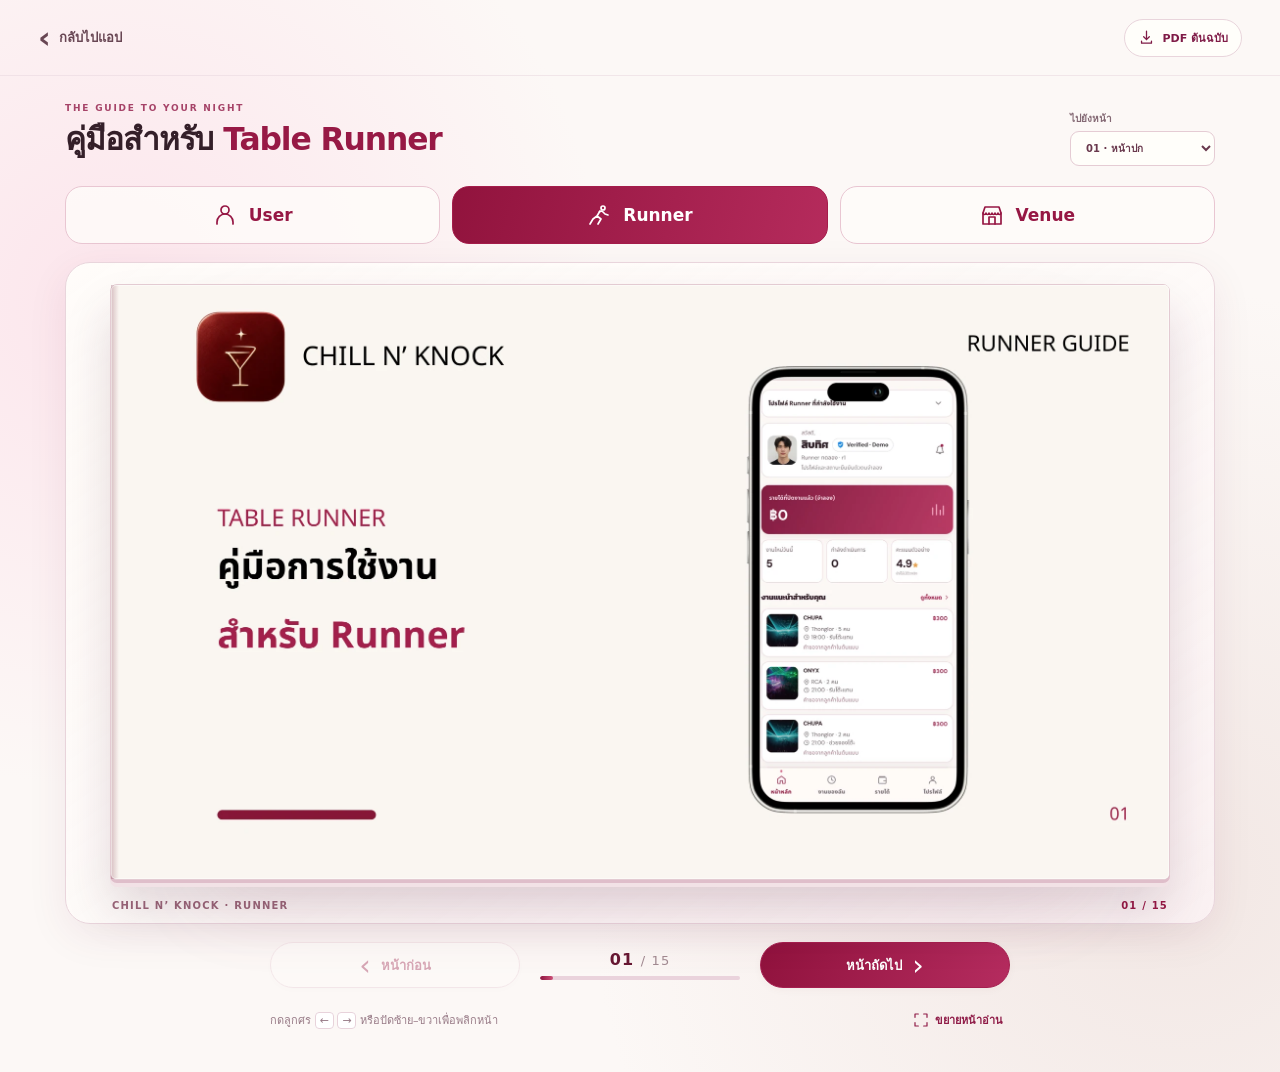
<file: docs/runner-guide.html>
<!doctype html>
<html lang="th">
<head>
  <meta charset="utf-8">
  <meta name="viewport" content="width=device-width, initial-scale=1, viewport-fit=cover">
  <meta name="theme-color" content="#fcf8f6">
  <meta name="description" content="คู่มือ Table Runner CHILL N’ KNOCK แบบพลิกหน้า 15 หน้า จากคู่มือ PDF ฉบับจริง">
  <title>Runner Guide · CHILL N’ KNOCK</title>
  <link rel="stylesheet" href="runner-guide.css">
</head>
<body data-guide-role="runner">
  <div class="reader-app">
    <header class="topbar">
      <a class="back-link" href="#" onclick="window.close(); return false;" aria-label="กลับไป CHILL N’ KNOCK">
        <span class="back-arrow" aria-hidden="true">‹</span><span>กลับไปแอป</span>
      </a>
      <a id="pdfLink" class="pdf-link" href="runner-guide-original.pdf" hidden target="_blank" rel="noopener" title="เปิดคู่มือ PDF ต้นฉบับ">
        <svg viewBox="0 0 24 24" width="17" height="17" fill="none" stroke="currentColor" stroke-width="1.8" stroke-linecap="round" stroke-linejoin="round" aria-hidden="true"><path d="M12 3v12m-4-4 4 4 4-4M5 17v3h14v-3"/></svg>
        <span>PDF ต้นฉบับ</span>
      </a>
    </header>

    <main class="main">
      <div class="heading">
        <div class="heading-left">
          <p class="eyebrow">THE GUIDE TO YOUR NIGHT</p>
          <h1>คู่มือสำหรับ <em>Table Runner</em></h1>
        </div>
        <label class="jump-label" for="pageJump"><span>ไปยังหน้า</span><select id="pageJump" aria-label="เลือกหน้าคู่มือ"></select></label>
      </div>

      <nav class="cnk-guide-role-tabs" aria-label="เลือกคู่มือบทบาท">
        <a class="cnk-guide-role-tab" href="guest-guide.html" onclick="location.replace(this.href);return false;"><svg viewBox="0 0 24 24" aria-hidden="true"><circle cx="12" cy="7" r="4"/><path d="M4 21v-2a8 8 0 0 1 16 0v2"/></svg><span>User</span></a>
        <a class="cnk-guide-role-tab" href="runner-guide.html" aria-current="page" onclick="location.replace(this.href);return false;"><svg viewBox="0 0 24 24" aria-hidden="true"><circle cx="16" cy="5" r="2"/><path d="m12 9 3-1 3 3 3 1M13 8l-3 5 4 3-3 5M10 13l-4 3-3 5"/></svg><span>Runner</span></a>
        <a class="cnk-guide-role-tab" href="venue-guide.html" onclick="location.replace(this.href);return false;"><svg viewBox="0 0 24 24" aria-hidden="true"><path d="M3 10 5 4h14l2 6v11H3V10Z"/><path d="M3 10c0 2 3 2 3 0 0 2 3 2 3 0 0 2 3 2 3 0 0 2 3 2 3 0 0 2 3 2 3 0 0 2 3 2 3 0"/><path d="M9 21v-7h6v7"/></svg><span>Venue</span></a>
      </nav>

      <section class="reader-area" aria-label="คู่มือ Runner แบบพลิกหน้า">
        <div class="book-ambience" aria-hidden="true"></div>
        <div class="book-wrapper">
          <div id="book" class="book" tabindex="0" role="group" aria-label="หน้าคู่มือ คลิกด้านซ้ายหรือขวาเพื่อพลิกหน้า หรือใช้ปุ่มลูกศร">
            <img id="currentPage" class="current-page" src="runner-pages/page-01.webp" alt="คู่มือ Runner หน้า 1 จาก 15" draggable="false">
            <div id="turnLayer" class="turn-layer" hidden aria-hidden="true">
              <img id="underPage" class="under-page" alt="" draggable="false">
              <div class="static-half" id="staticHalf"><img id="staticImage" alt="" draggable="false"></div>
              <div id="flippingHalf" class="flipping-half">
                <div class="leaf-face leaf-front"><img id="frontImage" alt="" draggable="false"><span class="leaf-shade"></span></div>
                <div class="leaf-face leaf-back"><img id="backImage" alt="" draggable="false"><span class="leaf-shade"></span></div>
              </div>
            </div>
            <div id="guideEmpty" class="guide-empty" hidden>
              <div class="empty-icon" aria-hidden="true">▤</div>
              <h2 id="emptyTitle">กำลังเตรียมคู่มือ</h2>
              <p id="emptyDescription">กรุณาเพิ่มภาพหน้าคู่มือ</p>
            </div>
            <span class="paper-gloss" aria-hidden="true"></span>
            <div class="book-click-areas" aria-hidden="true"><div class="click-left" data-dir="prev"></div><div class="click-right" data-dir="next"></div></div>
          </div>
        </div>
        <div class="below-book"><span>CHILL N’ KNOCK · RUNNER</span><span class="paper-page" id="paperCount">01 / 15</span></div>
      </section>

      <nav class="control-panel" aria-label="ควบคุมการพลิกหน้า">
        <button type="button" class="nav-btn previous" id="prevPage" disabled><span aria-hidden="true">‹</span> หน้าก่อน</button>
        <div class="center-controls">
          <span id="pageIndicator" class="page-indicator" aria-live="polite">01 <span>/ 15</span></span>
          <div class="progress-track" role="progressbar" id="progressTrack" aria-valuemin="1" aria-valuemax="15" aria-valuenow="1" aria-label="ความคืบหน้าคู่มือ"><div id="progressBar"></div></div>
        </div>
        <button type="button" class="nav-btn next" id="nextPage">หน้าถัดไป <span aria-hidden="true">›</span></button>
      </nav>

      <div class="reader-footer">
        <p>กดลูกศร <kbd>←</kbd> <kbd>→</kbd> หรือปัดซ้าย–ขวาเพื่อพลิกหน้า</p>
        <button type="button" class="zoom-button" id="openZoom" aria-label="ขยายหน้าคู่มือปัจจุบัน">
          <svg viewBox="0 0 24 24" width="16" height="16" fill="none" stroke="currentColor" stroke-width="1.8" stroke-linecap="round" stroke-linejoin="round" aria-hidden="true"><path d="M8 3H3v5m13-5h5v5M3 16v5h5m13-5v5h-5"/></svg> ขยายหน้าอ่าน
        </button>
      </div>
    </main>
  </div>

  <dialog id="zoomDialog" class="zoom-dialog" aria-label="ขยายอ่านหน้าคู่มือ">
    <div class="zoom-toolbar"><strong id="zoomTitle">Runner Guide · หน้า 01</strong><div><button type="button" id="toggleZoom">ขยาย 2×</button><button type="button" class="zoom-close" id="closeZoom" aria-label="ปิด">✕</button></div></div>
    <div class="zoom-scroll"><img id="zoomImg" src="runner-pages/page-01.webp" alt="หน้าคู่มือแบบขยาย"></div>
  </dialog>
  <script src="runner-guide.js" defer></script>
</body>
</html>
</file>
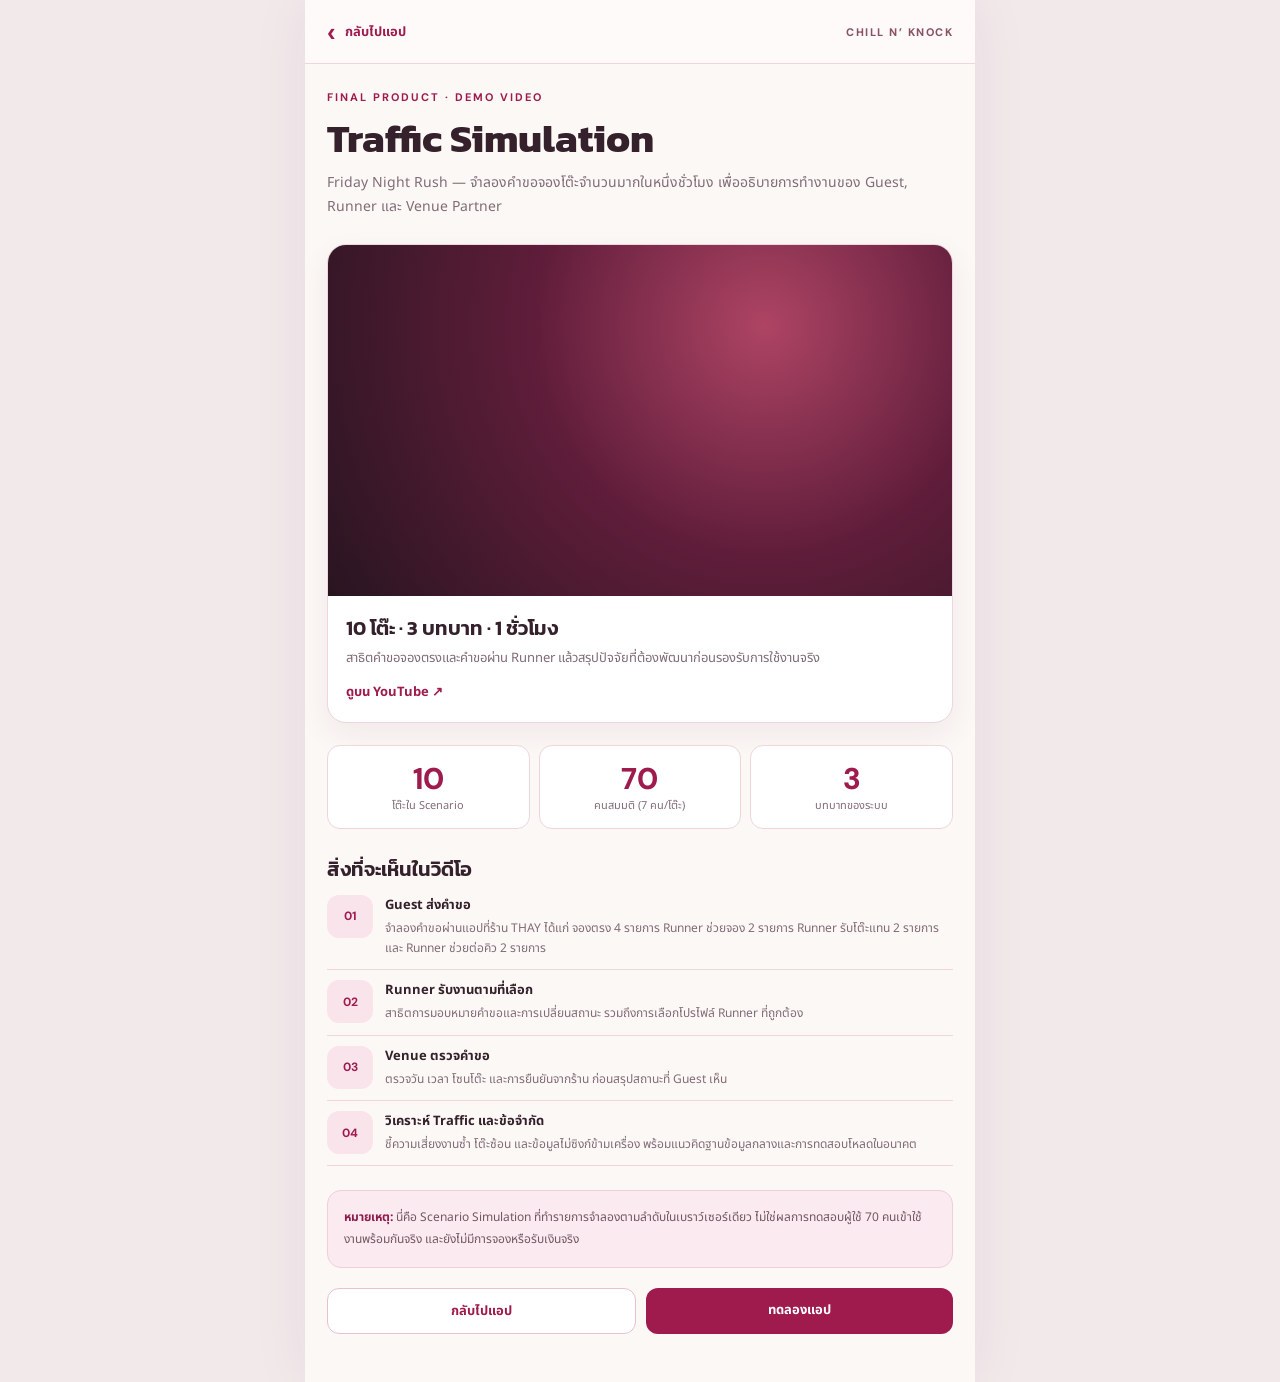
<file: docs/traffic-video.html>
<!DOCTYPE html>
<html lang="th">
<head>
  <meta charset="UTF-8">
  <meta name="viewport" content="width=device-width,initial-scale=1">
  <meta name="theme-color" content="#FCF8F6">
  <meta name="description" content="CHILL N’ KNOCK — Traffic Simulation Video: Friday Night Rush">
  <title>Traffic Simulation | CHILL N’ KNOCK</title>
  <link rel="preconnect" href="https://fonts.googleapis.com">
  <link rel="preconnect" href="https://fonts.gstatic.com" crossorigin>
  <link href="https://fonts.googleapis.com/css2?family=Kanit:wght@400;500;600;700;800&family=Noto+Sans+Thai:wght@400;500;600;700&family=DM+Sans:wght@500;700;800&display=swap" rel="stylesheet">
  <style>
    :root{--ink:#35212b;--rose:#9f1b4e;--rose2:#bc3a69;--muted:#816c78;--line:#eed5de;--bg:#fcf8f6}
    *{box-sizing:border-box}
    body{margin:0;background:#f2e9eb;color:var(--ink);font-family:'Noto Sans Thai',sans-serif}
    .shell{max-width:670px;min-height:100vh;margin:0 auto;background:var(--bg);box-shadow:0 0 55px #50213910}
    header{height:64px;border-bottom:1px solid var(--line);padding:0 22px;display:flex;align-items:center;justify-content:space-between;gap:12px;background:#fffafa}
    .back{text-decoration:none;color:var(--rose);font-size:13px;font-weight:700;display:flex;align-items:center;gap:9px}
    .back span{font-family:Arial,sans-serif;font-size:26px;line-height:1}
    header .brand{font:800 11px 'DM Sans',sans-serif;letter-spacing:1.5px;color:#8a5267}
    main{padding:26px 22px 48px}
    .eyebrow{font:700 11px 'DM Sans',sans-serif;letter-spacing:2px;color:var(--rose)}
    h1{font:700 clamp(28px,6vw,40px)/1.3 Kanit,sans-serif;margin:8px 0 7px}
    .sub{color:var(--muted);font-size:14px;line-height:1.7;margin:0 0 25px}
    .player-panel{overflow:hidden;border-radius:19px;border:1px solid var(--line);background:white;box-shadow:0 12px 32px #43172a10}
    .player{aspect-ratio:16/9;background:radial-gradient(circle at 70% 23%,#ae4464 0,#5f1d3a 45%,#281520 100%);display:grid;place-items:center;overflow:hidden}
    .player iframe,.player video{display:block;width:100%;height:100%;border:0}
    .placeholder{text-align:center;color:white;padding:24px}
    .placeholder .play{width:76px;height:76px;border:1px solid #fff7;border-radius:50%;display:grid;place-items:center;margin:0 auto 15px;background:#ffffff19;font-size:29px}
    .placeholder strong{display:block;font:700 21px 'Kanit',sans-serif}
    .placeholder span{display:block;font:500 12px 'DM Sans',sans-serif;color:#f6d6e0;margin-top:5px;letter-spacing:.4px}
    .player-info{padding:17px 18px 19px}
    .player-info h2{font:600 20px Kanit,sans-serif;margin:0 0 5px}
    .player-info p{font-size:13px;color:var(--muted);line-height:1.65;margin:0 0 8px}
    .external{display:inline-flex;color:var(--rose);font-size:13px;font-weight:700;text-decoration:none;margin-top:5px}
    .external[hidden]{display:none}
    .stats{display:grid;grid-template-columns:repeat(3,minmax(0,1fr));gap:9px;margin:22px 0}
    .stat{border:1px solid var(--line);border-radius:13px;background:#fff;padding:13px 5px;text-align:center}
    .stat strong{display:block;font:800 30px 'DM Sans',sans-serif;color:var(--rose)}
    .stat span{display:block;font-size:11px;color:var(--muted);line-height:1.5}
    .section-title{font:600 20px Kanit,sans-serif;margin:25px 0 11px}
    .flow{display:grid;gap:10px}
    .flow-item{display:grid;grid-template-columns:46px 1fr;gap:12px;align-items:start;border-bottom:1px solid var(--line);padding-bottom:11px}
    .flow-item .num{background:#fae4ec;border-radius:12px;color:var(--rose);font:700 12px 'DM Sans',sans-serif;min-height:43px;display:grid;place-items:center}
    .flow-item strong{display:block;font-size:13px;margin:0 0 3px}
    .flow-item p{color:var(--muted);font-size:12px;line-height:1.7;margin:0}
    .notice{background:#fbeaf0;border:1px solid #efcfda;border-radius:14px;padding:16px;margin-top:24px;font-size:12px;line-height:1.8;color:#735763}
    .notice strong{color:#921d4d}
    .bottom-links{display:flex;gap:10px;flex-wrap:wrap;margin-top:20px}
    .btn{flex:1;min-width:180px;text-align:center;padding:12px 14px;border-radius:12px;font-size:13px;font-weight:700;text-decoration:none;background:var(--rose);color:white}
    .btn.secondary{background:white;color:var(--rose);border:1px solid #eabfcf}
    @media(max-width:400px){main{padding:20px 15px 32px}.stats{gap:6px}.stat strong{font-size:25px}.stat span{font-size:10px}}
  </style>
</head>
<body>
<div class="shell">
  <header><a class="back" href="#" onclick="window.close(); return false;"><span aria-hidden="true">‹</span> กลับไปแอป</a><div class="brand">CHILL N’ KNOCK</div></header>
  <main>
    <div class="eyebrow">FINAL PRODUCT · DEMO VIDEO</div>
    <h1>Traffic Simulation</h1>
    <p class="sub">Friday Night Rush — จำลองคำขอจองโต๊ะจำนวนมากในหนึ่งชั่วโมง เพื่ออธิบายการทำงานของ Guest, Runner และ Venue Partner</p>
    <section class="player-panel" aria-label="วิดีโอสาธิต Traffic">
      <div id="player" class="player">
        <div class="placeholder"><div class="play" aria-hidden="true">▶</div><strong>Friday Night Rush</strong><span>VIDEO COMING SOON</span></div>
      </div>
      <div class="player-info">
        <h2>10 โต๊ะ · 3 บทบาท · 1 ชั่วโมง</h2>
        <p>สาธิตคำขอจองตรงและคำขอผ่าน Runner แล้วสรุปปัจจัยที่ต้องพัฒนาก่อนรองรับการใช้งานจริง</p>
        <a id="watchOnYoutube" class="external" hidden target="_blank" rel="noopener noreferrer">ดูบน YouTube ↗</a>
      </div>
    </section>
    <div class="stats" aria-label="ตัวเลขสถานการณ์จำลอง">
      <div class="stat"><strong>10</strong><span>โต๊ะใน Scenario</span></div>
      <div class="stat"><strong>70</strong><span>คนสมมติ (7 คน/โต๊ะ)</span></div>
      <div class="stat"><strong>3</strong><span>บทบาทของระบบ</span></div>
    </div>
    <h2 class="section-title">สิ่งที่จะเห็นในวิดีโอ</h2>
    <div class="flow">
      <div class="flow-item"><span class="num">01</span><div><strong>Guest ส่งคำขอ</strong><p>จำลองคำขอผ่านแอปที่ร้าน THAY ได้แก่ จองตรง 4 รายการ Runner ช่วยจอง 2 รายการ Runner รับโต๊ะแทน 2 รายการ และ Runner ช่วยต่อคิว 2 รายการ</p></div></div>
      <div class="flow-item"><span class="num">02</span><div><strong>Runner รับงานตามที่เลือก</strong><p>สาธิตการมอบหมายคำขอและการเปลี่ยนสถานะ รวมถึงการเลือกโปรไฟล์ Runner ที่ถูกต้อง</p></div></div>
      <div class="flow-item"><span class="num">03</span><div><strong>Venue ตรวจคำขอ</strong><p>ตรวจวัน เวลา โซนโต๊ะ และการยืนยันจากร้าน ก่อนสรุปสถานะที่ Guest เห็น</p></div></div>
      <div class="flow-item"><span class="num">04</span><div><strong>วิเคราะห์ Traffic และข้อจำกัด</strong><p>ชี้ความเสี่ยงงานซ้ำ โต๊ะซ้อน และข้อมูลไม่ซิงก์ข้ามเครื่อง พร้อมแนวคิดฐานข้อมูลกลางและการทดสอบโหลดในอนาคต</p></div></div>
    </div>
    <aside class="notice"><strong>หมายเหตุ:</strong> นี่คือ Scenario Simulation ที่ทำรายการจำลองตามลำดับในเบราว์เซอร์เดียว ไม่ใช่ผลการทดสอบผู้ใช้ 70 คนเข้าใช้งานพร้อมกันจริง และยังไม่มีการจองหรือรับเงินจริง</aside>
    <div class="bottom-links">
<a class="btn secondary" href="#" onclick="window.close(); return false;">กลับไปแอป</a><a class="btn" href="../index.html">ทดลองแอป</a></div>
  </main>
</div>
<script>
  // วาง YouTube Video ID 11 ตัวอักษรเมื่อพร้อม หรือเพิ่มไฟล์ traffic-final.mp4 ไว้ในโฟลเดอร์ docs
  // หากยังไม่มีวิดีโอ จะแสดงข้อความ VIDEO COMING SOON โดยไม่ลิงก์เสีย
  const TRAFFIC_YOUTUBE_ID = 'FYohPRmk7gk';
  const id = TRAFFIC_YOUTUBE_ID.trim();
  if (/^[A-Za-z0-9_-]{11}$/.test(id)) {
    const iframe = document.createElement('iframe');
    iframe.src = 'https://www.youtube-nocookie.com/embed/' + encodeURIComponent(id);
    iframe.title = 'CHILL N’ KNOCK Traffic Simulation — Friday Night Rush';
    iframe.loading = 'lazy';
    iframe.allow = 'accelerometer; encrypted-media; gyroscope; picture-in-picture; fullscreen';
    iframe.allowFullscreen = true;
    const player = document.getElementById('player');
    player.replaceChildren(iframe);
    const link = document.getElementById('watchOnYoutube');
    link.href = 'https://www.youtube.com/watch?v=' + encodeURIComponent(id);
    link.hidden = false;
  } else {
    // Local video path is optional. A missing file remains an honest placeholder.
    fetch('traffic-final.mp4', {method:'HEAD', cache:'no-store'}).then(response => {
      const type=(response.headers.get('content-type')||'').toLowerCase();
      if (!response.ok || type.includes('text/html')) return;
      const video=document.createElement('video');
      video.src='traffic-final.mp4';
      video.controls=true;
      video.preload='metadata';
      video.playsInline=true;
      video.setAttribute('aria-label','วิดีโอ Traffic Simulation');
      document.getElementById('player').replaceChildren(video);
    }).catch(()=>{});
  }
</script>
</body>
</html>
</file>
<file: docs/runner-guide.css>
/* CHILL N’ KNOCK · Runner Flipbook · isolated styles, no app CSS modified */
:root{--paper:#fffdfb;--cream:#fcf8f6;--berry:#971945;--berry-dark:#6f1035;--ink:#341f29;--muted:#86727b;--line:#ead9df;--shadow:0 28px 75px rgba(91,33,57,.13)}
*{box-sizing:border-box}html,body{margin:0;min-height:100%;font-family:'Noto Sans Thai','Th Sarabun New',system-ui,-apple-system,BlinkMacSystemFont,'Segoe UI',sans-serif;color:var(--ink)}
body{background:radial-gradient(circle at 9% 28%,#fce5ec 0,transparent 35%),radial-gradient(circle at 92% 82%,#f2e7e4 0,transparent 40%),#fcf8f6}
button,select{font:inherit}button{cursor:pointer}button:disabled{cursor:default}a{color:inherit}
.reader-app{min-height:100dvh}
.topbar{height:76px;max-width:1400px;margin:auto;padding:0 38px;display:grid;display:flex;justify-content:space-between;align-items:center;border-bottom:1px solid #e9d8de86}
.back-link{justify-self:start;display:inline-flex;align-items:center;gap:8px;text-decoration:none;color:#684653;font-size:13px;font-weight:600;white-space:nowrap}.back-link:hover{color:var(--berry)}.back-arrow{font-size:31px;line-height:1}

.pdf-link{justify-self:end;display:flex;align-items:center;gap:7px;border:1px solid #e9d5dc;background:#fffefa;padding:9px 13px;border-radius:999px;font-size:11px;font-weight:650;text-decoration:none;color:#7f1b47;transition:background .2s}.pdf-link:hover{background:#fce7ec}
.main{max-width:1300px;margin:0 auto;padding:27px 32px 36px}.heading{max-width:1150px;margin:0 auto 20px;display:flex;justify-content:space-between;gap:20px;align-items:end}.eyebrow{color:#a64368;letter-spacing:.2em;font-weight:800;font-size:9px;margin:0 0 7px}.heading h1{font-size:clamp(22px,2.45vw,36px);letter-spacing:-.035em;line-height:1.25;margin:0 0 7px;font-weight:800}.heading h1 em{font-style:normal;color:var(--berry)}.subtitle{font-size:12px;color:var(--muted);margin:0}.jump-label{display:grid;gap:5px;min-width:120px;font-size:10px;color:#846974;font-weight:600}.jump-label select{color:#69384d;background:#fffefa;border:1px solid #e5ccd4;border-radius:9px;padding:10px 26px 10px 11px;min-width:145px;max-width:230px;cursor:pointer}
.reader-area{max-width:1150px;margin:0 auto;position:relative;padding:20px 18px 12px;border:1px solid #e9d5dc;border-radius:25px;background:linear-gradient(145deg,#fffefaef,#fff6f9b0);box-shadow:0 12px 42px #6b214013;isolation:isolate}.book-ambience{position:absolute;inset:12% 12% 4%;background:#b75a7b;filter:blur(44px);opacity:.11;z-index:-1}.book-wrapper{max-width:1060px;margin:0 auto;padding:1px 0 10px;perspective:2300px}.book{position:relative;width:100%;aspect-ratio:16/9;border:1px solid #e3cbd2;border-radius:7px;background:#fffefa;box-shadow:0 3px 0 #dfbeca,0 7px 0 #f2e2e6,0 29px 48px #4b193327;outline:none;user-select:none;-webkit-user-select:none;touch-action:pan-y;transform-style:preserve-3d}.book:focus-visible{outline:3px solid #e4a0b9;outline-offset:5px}
.current-page,.under-page{position:absolute;inset:0;width:100%;height:100%;object-fit:fill;display:block;border-radius:5px;pointer-events:none;user-select:none}.book::before{content:"";position:absolute;left:0;top:0;bottom:0;width:8px;background:linear-gradient(90deg,#6f14303d,transparent);z-index:3;pointer-events:none}.paper-gloss{position:absolute;inset:0;pointer-events:none;z-index:8;border-radius:5px;box-shadow:inset 0 0 0 1px #ffffff77}
.book-click-areas{position:absolute;inset:0;display:flex;z-index:12}.book-click-areas>div{width:50%;height:100%;cursor:pointer}.book-click-areas>div:first-child{cursor:w-resize}.book-click-areas>div:last-child{cursor:e-resize}
.turn-layer{position:absolute;inset:0;z-index:6;perspective:2200px;transform-style:preserve-3d;pointer-events:none}.turn-layer[hidden]{display:none}.static-half{position:absolute;top:0;width:50%;height:100%;overflow:hidden}.static-half img,.leaf-face img{position:absolute;top:0;height:100%;width:200%;max-width:none;user-select:none;pointer-events:none}.flipping-half{position:absolute;top:0;width:50%;height:100%;transform-style:preserve-3d;will-change:transform;transition:transform 820ms cubic-bezier(.24,.72,.12,1)}.leaf-face{position:absolute;inset:0;overflow:hidden;backface-visibility:hidden;-webkit-backface-visibility:hidden;background:#fffaf7}.leaf-back{transform:rotateY(180deg)}.leaf-shade{position:absolute;inset:0;box-shadow:inset 0 0 25px #240c1c28;opacity:.23;transition:opacity .8s}.leaf-back .leaf-shade{opacity:.5}
.to-next .static-half{left:0}.to-next .static-half img{left:0}.to-next .flipping-half{left:50%;transform-origin:left center}.to-next .leaf-front img{left:-100%}.to-next .leaf-back img{left:0}.to-next.turning .flipping-half{transform:rotateY(-180deg)}
.to-prev .static-half{left:50%}.to-prev .static-half img{left:-100%}.to-prev .flipping-half{left:0;transform-origin:right center}.to-prev .leaf-front img{left:0}.to-prev .leaf-back img{left:-100%}.to-prev.turning .flipping-half{transform:rotateY(180deg)}
.below-book{max-width:1060px;margin:10px auto 0;display:flex;align-items:center;justify-content:space-between;padding:0 2px;color:#9a6679;letter-spacing:.12em;font-size:10px;font-weight:700}.paper-page{color:var(--berry);font-variant-numeric:tabular-nums}
.control-panel{max-width:740px;margin:18px auto 0;display:grid;grid-template-columns:minmax(130px,1fr) minmax(120px,200px) minmax(130px,1fr);gap:20px;align-items:center}.nav-btn{background:#fffdfb;color:var(--berry);border:1px solid #e5c9d3;display:flex;align-items:center;justify-content:center;gap:10px;border-radius:999px;min-height:46px;padding:8px 16px;font-size:13px;font-weight:750;box-shadow:0 2px 9px #6814360a;transition:transform .2s,background .2s}.nav-btn span{font-size:29px;font-weight:400;line-height:.65}.nav-btn:hover:not(:disabled){background:#fbe9ef;transform:translateY(-1px)}.nav-btn.next{background:linear-gradient(110deg,#90123d,#b52c5f);border-color:#a51f50;color:white}.nav-btn.next:hover:not(:disabled){background:linear-gradient(110deg,#7f1139,#a32152)}.nav-btn:disabled{opacity:.36}.center-controls{text-align:center}.page-indicator{font-size:16px;letter-spacing:.07em;font-weight:800;color:#671833;font-variant-numeric:tabular-nums}.page-indicator span{color:#a18a91;font-size:13px;font-weight:500}.progress-track{height:4px;margin:7px auto 0;background:#ead3dc;border-radius:9px;overflow:hidden}.progress-track div{width:6.666%;height:100%;background:linear-gradient(90deg,#8d153f,#cd4f77);border-radius:9px;transition:width .3s}.reader-footer{max-width:740px;margin:16px auto 0;display:flex;align-items:center;justify-content:space-between;gap:12px}.reader-footer p{margin:0;color:#987b87;font-size:11px}.reader-footer kbd{border:1px solid #e8d3db;border-radius:4px;padding:1px 4px;font:inherit;background:#fff}.zoom-button{border:0;background:transparent;color:#8f1b47;font-weight:750;font-size:11px;display:flex;align-items:center;gap:6px;padding:7px;white-space:nowrap}.zoom-button:hover{text-decoration:underline}
.zoom-dialog{width:min(98vw,1640px);max-width:none;max-height:96dvh;padding:0;border:1px solid #e2bac9;border-radius:16px;background:#fffdfb;box-shadow:0 28px 90px #24152166;color:var(--ink);overflow:hidden}.zoom-dialog::backdrop{background:#261521bf;backdrop-filter:blur(4px)}.zoom-toolbar{display:flex;align-items:center;justify-content:space-between;padding:11px 15px;border-bottom:1px solid var(--line);background:#fff9f9;gap:8px}.zoom-toolbar strong{font-size:13px}.zoom-toolbar>div{display:flex;gap:8px;align-items:center}.zoom-toolbar button{background:white;border:1px solid #e9cfd8;border-radius:8px;font-size:11px;padding:7px 10px;color:#8f204b}.zoom-toolbar .zoom-close{font-size:13px}.zoom-scroll{max-height:calc(96dvh - 52px);overflow:auto;text-align:center;background:#f7eff1}.zoom-scroll img{display:block;max-width:100%;width:100%;height:auto;margin:auto}.zoom-dialog.large .zoom-scroll img{max-width:none;width:max(1500px,160vw)}
@media(max-width:700px){.topbar{height:64px;padding:0 13px}.back-link{font-size:11px;gap:3px}.pdf-link{padding:7px 9px;font-size:10px;gap:0}.pdf-link span{display:none}.main{padding:21px 10px 26px}.heading{align-items:start;margin:0 9px 15px;gap:7px}.heading h1{font-size:22px}.subtitle{font-size:10px;max-width:300px;line-height:1.5}.jump-label{min-width:88px}.jump-label span{display:none}.jump-label select{min-width:92px;max-width:110px;padding:7px 7px;font-size:11px}.reader-area{padding:10px 7px 10px;border-radius:15px}.book-wrapper{padding-bottom:5px}.below-book{margin-top:9px;font-size:8px}.control-panel{margin:15px 4px 0;grid-template-columns:1fr 90px 1fr;gap:7px}.nav-btn{min-height:42px;padding:7px;font-size:11px;gap:4px}.nav-btn span{font-size:23px}.page-indicator{font-size:13px}.page-indicator span{font-size:11px}.reader-footer{margin:14px 5px 0;align-items:start}.reader-footer p{font-size:9px;line-height:1.8;max-width:65%}.zoom-button{font-size:10px}.zoom-dialog{width:100vw;max-height:100dvh;height:100dvh;border-radius:0}.zoom-scroll{max-height:calc(100dvh - 52px)}.zoom-dialog.large .zoom-scroll img{width:1900px}}
@media(max-width:370px){.heading h1{font-size:19px}.jump-label select{max-width:98px}}
@media(prefers-reduced-motion:reduce){.flipping-half{transition-duration:1ms}.nav-btn{transition:none}}

/* Scoped guide placeholder: hidden until a real page image is supplied */
[hidden]{display:none!important}
.book.is-empty{display:flex;align-items:center;justify-content:center;background:linear-gradient(160deg,#fffaf9,#fbedf1);border:1px dashed #e6bfcf;box-shadow:none}
.guide-empty{text-align:center;padding:32px 20px;max-width:480px;color:var(--ink)}
.guide-empty .empty-icon{width:56px;height:56px;display:grid;place-items:center;border-radius:18px;margin:0 auto 18px;background:#f9dfe8;color:var(--berry);font-size:29px}
.guide-empty h2{font-size:clamp(18px,3vw,27px);margin:0 0 10px}.guide-empty p{line-height:1.85;font-size:clamp(11px,1.5vw,14px);color:var(--muted);margin:0}
.book.is-empty .book-click-areas,.book.is-empty .paper-gloss{display:none}
@media(max-width:700px){.guide-empty{padding:10px}.guide-empty .empty-icon{width:36px;height:36px;font-size:20px;border-radius:10px;margin-bottom:8px}.guide-empty h2{font-size:14px;margin:0 0 3px}.guide-empty p{font-size:9px;line-height:1.55}}


/* CHILL N KNOCK: role selector for all 3 existing flipbooks */
.cnk-guide-role-tabs {
  display: grid;
  grid-template-columns: repeat(3, minmax(0, 1fr));
  gap: 12px;
  max-width: 1150px;
  margin: 0 auto 18px;
}
.cnk-guide-role-tab {
  min-width: 0;
  min-height: 58px;
  padding: 11px 14px;
  display: flex;
  align-items: center;
  justify-content: center;
  gap: 12px;
  border: 1px solid #e9c6d2;
  border-radius: 17px;
  color: #961744;
  background: rgba(255, 253, 251, .8);
  text-decoration: none;
  font-size: 17px;
  font-weight: 750;
  transition: background .2s ease, color .2s ease;
}
.cnk-guide-role-tab svg {
  display: block;
  flex: 0 0 auto;
  width: 24px;
  height: 24px;
  fill: none;
  stroke: currentColor;
  stroke-width: 1.7;
  stroke-linecap: round;
  stroke-linejoin: round;
}
.cnk-guide-role-tab:hover:not([aria-current="page"]),
.cnk-guide-role-tab:focus-visible:not([aria-current="page"]) {
  background: #fbe8ee;
}
.cnk-guide-role-tab[aria-current="page"] {
  background: linear-gradient(105deg, #91133d, #b52b5c);
  border-color: #a41d4b;
  color: #fff;
}
.cnk-guide-role-tab:focus-visible {outline: 3px solid #d986a7;outline-offset: 2px}
@media (max-width: 700px) {
  .cnk-guide-role-tabs {gap: 7px; margin: 0 9px 14px}
  .cnk-guide-role-tab {min-height: 44px; padding: 7px 5px; gap: 5px; border-radius: 12px; font-size: 12px}
  .cnk-guide-role-tab svg {width: 17px; height: 17px}
}
@media (max-width: 360px) {
  .cnk-guide-role-tab {font-size: 11px; gap: 4px}
  .cnk-guide-role-tab svg {width: 15px; height: 15px}
}
</file>
